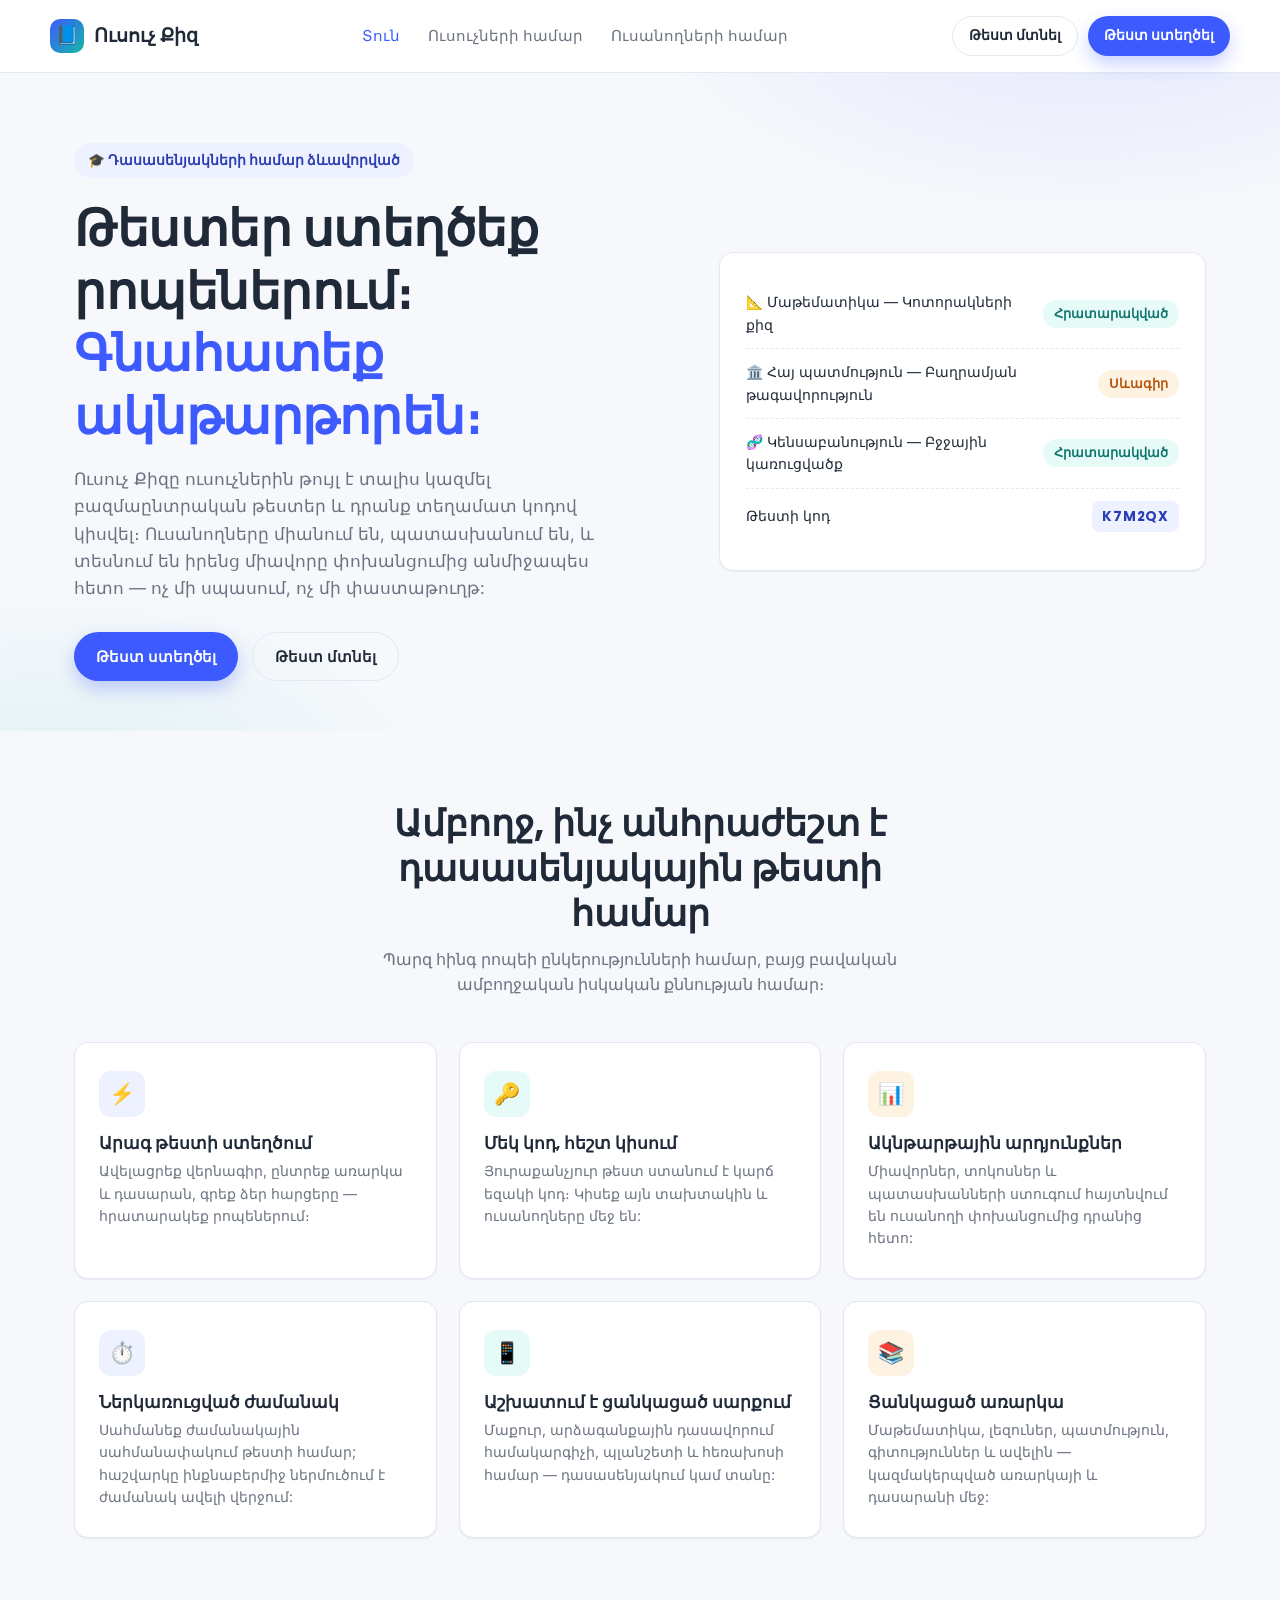
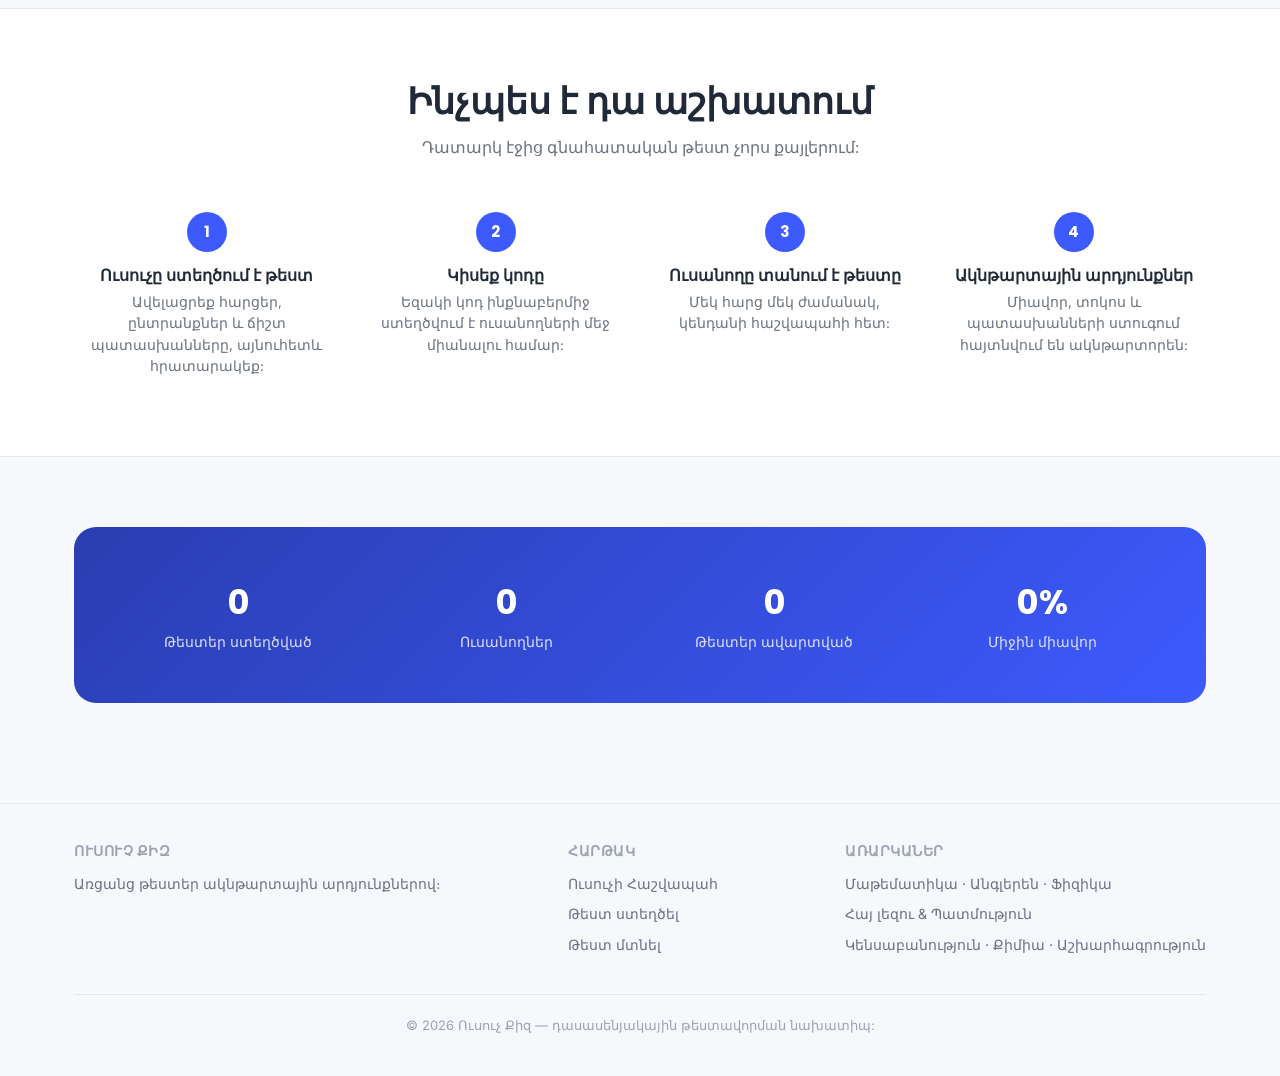
<file: index.html>
<!DOCTYPE html>
<html lang="hy">
<head>
<meta charset="UTF-8">
<meta name="viewport" content="width=device-width, initial-scale=1.0">
<title>Ուսուչ Քիզ — Առցանց թեստեր և ակնթարթային արդյունքներ</title>
<link rel="preconnect" href="https://fonts.googleapis.com">
<link rel="preconnect" href="https://fonts.gstatic.com" crossorigin>
<link href="https://fonts.googleapis.com/css2?family=Inter:wght@400;500;600;700&family=Poppins:wght@600;700&display=swap" rel="stylesheet">
<link rel="stylesheet" href="style.css">
</head>
<body data-page="home">

<header class="navbar">
  <div class="container navbar-inner">
    <a href="index.html" class="brand"><span class="brand-mark">📘</span> Ուսուչ Քիզ</a>
    <ul class="nav-links">
      <li><a href="index.html" class="active">Տուն</a></li>
      <li><a href="teacher.html">Ուսուչների համար</a></li>
      <li><a href="student.html">Ուսանողների համար</a></li>
    </ul>
    <div class="nav-cta">
      <a href="student.html" class="btn btn-outline btn-sm">Թեստ մտնել</a>
      <a href="create-test.html" class="btn btn-primary btn-sm">Թեստ ստեղծել</a>
      <button class="mobile-menu-btn" id="mobile-menu-btn" aria-label="Ցանկ">
        <svg width="24" height="24" viewBox="0 0 24 24" fill="none" stroke="currentColor" stroke-width="2" stroke-linecap="round"><path d="M3 6h18M3 12h18M3 18h18"/></svg>
      </button>
    </div>
  </div>
  <div class="mobile-menu container" id="mobile-menu">
    <a href="teacher.html">Ուսուչների համար</a>
    <a href="student.html">Ուսանողների համար</a>
  </div>
</header>

<main>

  <!-- HERO -->
  <section class="hero">
    <div class="container hero-grid">
      <div>
        <span class="eyebrow">🎓 Դասասենյակների համար ձևավորված</span>
        <h1>Թեստեր ստեղծեք րոպեներում։ <span class="accent">Գնահատեք ակնթարթորեն։</span></h1>
        <p class="lead">Ուսուչ Քիզը ուսուչներին թույլ է տալիս կազմել բազմաընտրական թեստեր և դրանք տեղամատ կոդով կիսվել։ Ուսանողները միանում են, պատասխանում են, և տեսնում են իրենց միավորը փոխանցումից անմիջապես հետո — ոչ մի սպասում, ոչ մի փաստաթուղթ:</p>
        <div class="hero-actions">
          <a href="create-test.html" class="btn btn-primary">Թեստ ստեղծել</a>
          <a href="student.html" class="btn btn-outline">Թեստ մտնել</a>
        </div>
      </div>
      <div class="card hero-card">
        <div class="hero-mock-row"><span>📐 Մաթեմատիկա — Կոտորակների քիզ</span><span class="pill pill-teal">Հրատարակված</span></div>
        <div class="hero-mock-row"><span>🏛️ Հայ պատմություն — Բաղրամյան թագավորություն</span><span class="pill pill-amber">Սևագիր</span></div>
        <div class="hero-mock-row"><span>🧬 Կենսաբանություն — Բջջային կառուցվածք</span><span class="pill pill-teal">Հրատարակված</span></div>
        <div class="hero-mock-row"><span>Թեստի կոդ</span><span class="test-code-tag">K7M2QX</span></div>
      </div>
    </div>
  </section>

  <!-- FEATURES -->
  <section id="features">
    <div class="container">
      <div class="section-head">
        <h2>Ամբողջ, ինչ անհրաժեշտ է դասասենյակային թեստի համար</h2>
        <p>Պարզ հինգ րոպեի ընկերությունների համար, բայց բավական ամբողջական իսկական քննության համար։</p>
      </div>
      <div class="grid-3">
        <div class="card feature-card">
          <div class="feature-icon" style="background:var(--primary-light); color:var(--primary-dark);">⚡</div>
          <h3>Արագ թեստի ստեղծում</h3>
          <p>Ավելացրեք վերնագիր, ընտրեք առարկա և դասարան, գրեք ձեր հարցերը — հրատարակեք րոպեներում։</p>
        </div>
        <div class="card feature-card">
          <div class="feature-icon" style="background:var(--teal-light); color:#0F766E;">🔑</div>
          <h3>Մեկ կոդ, հեշտ կիսում</h3>
          <p>Յուրաքանչյուր թեստ ստանում է կարճ եզակի կոդ։ Կիսեք այն տախտակին և ուսանողները մեջ են:</p>
        </div>
        <div class="card feature-card">
          <div class="feature-icon" style="background:var(--amber-light); color:#B45309;">📊</div>
          <h3>Ակնթարթային արդյունքներ</h3>
          <p>Միավորներ, տոկոսներ և պատասխանների ստուգում հայտնվում են ուսանողի փոխանցումից դրանից հետո:</p>
        </div>
        <div class="card feature-card">
          <div class="feature-icon" style="background:var(--primary-light); color:var(--primary-dark);">⏱️</div>
          <h3>Ներկառուցված ժամանակ</h3>
          <p>Սահմանեք ժամանակային սահմանափակում թեստի համար; հաշվարկը ինքնաբերմիջ ներմուծում է ժամանակ ավելի վերջում:</p>
        </div>
        <div class="card feature-card">
          <div class="feature-icon" style="background:var(--teal-light); color:#0F766E;">📱</div>
          <h3>Աշխատում է ցանկացած սարքում</h3>
          <p>Մաքուր, արձագանքային դասավորում համակարգիչի, պլանշետի և հեռախոսի համար — դասասենյակում կամ տանը:</p>
        </div>
        <div class="card feature-card">
          <div class="feature-icon" style="background:var(--amber-light); color:#B45309;">📚</div>
          <h3>Ցանկացած առարկա</h3>
          <p>Մաթեմատիկա, լեզուներ, պատմություն, գիտություններ և ավելին — կազմակերպված առարկայի և դասարանի մեջ:</p>
        </div>
      </div>
    </div>
  </section>

  <!-- HOW IT WORKS -->
  <section style="background:var(--surface); border-top:1px solid var(--border); border-bottom:1px solid var(--border);">
    <div class="container">
      <div class="section-head">
        <h2>Ինչպես է դա աշխատում</h2>
        <p>Դատարկ էջից գնահատական թեստ չորս քայլերում:</p>
      </div>
      <div class="steps-row">
        <div class="step-card">
          <div class="step-num">1</div>
          <h3>Ուսուչը ստեղծում է թեստ</h3>
          <p>Ավելացրեք հարցեր, ընտրանքներ և ճիշտ պատասխանները, այնուհետև հրատարակեք:</p>
        </div>
        <div class="step-card">
          <div class="step-num">2</div>
          <h3>Կիսեք կոդը</h3>
          <p>Եզակի կոդ ինքնաբերմիջ ստեղծվում է ուսանողների մեջ միանալու համար:</p>
        </div>
        <div class="step-card">
          <div class="step-num">3</div>
          <h3>Ուսանողը տանում է թեստը</h3>
          <p>Մեկ հարց մեկ ժամանակ, կենդանի հաշվապահի հետ:</p>
        </div>
        <div class="step-card">
          <div class="step-num">4</div>
          <h3>Ակնթարտային արդյունքներ</h3>
          <p>Միավոր, տոկոս և պատասխանների ստուգում հայտնվում են ակնթարտորեն:</p>
        </div>
      </div>
    </div>
  </section>

  <!-- STATS -->
  <section>
    <div class="container">
      <div class="stats-band">
        <div class="stats-grid">
          <div><b id="stat-tests">0</b><span>Թեստեր ստեղծված</span></div>
          <div><b id="stat-students">0</b><span>Ուսանողներ</span></div>
          <div><b id="stat-submissions">0</b><span>Թեստեր ավարտված</span></div>
          <div><b id="stat-avg">0%</b><span>Միջին միավոր</span></div>
        </div>
      </div>
    </div>
  </section>

</main>

<footer>
  <div class="container">
    <div class="footer-grid">
      <div class="footer-col">
        <h4>Ուսուչ Քիզ</h4>
        <span>Առցանց թեստեր ակնթարտային արդյունքներով։</span>
      </div>
      <div class="footer-col">
        <h4>Հարթակ</h4>
        <a href="teacher.html">Ուսուչի Հաշվապահ</a>
        <a href="create-test.html">Թեստ ստեղծել</a>
        <a href="student.html">Թեստ մտնել</a>
      </div>
      <div class="footer-col">
        <h4>Առարկաներ</h4>
        <span>Մաթեմատիկա · Անգլերեն · Ֆիզիկա</span>
        <span>Հայ լեզու & Պատմություն</span>
        <span>Կենսաբանություն · Քիմիա · Աշխարհագրություն</span>
      </div>
    </div>
    <div class="footer-bottom">© 2026 Ուսուչ Քիզ — դասասենյակային թեստավորման նախատիպ:</div>
  </div>
</footer>

<script src="script.js"></script>
</body>
</html>
</file>
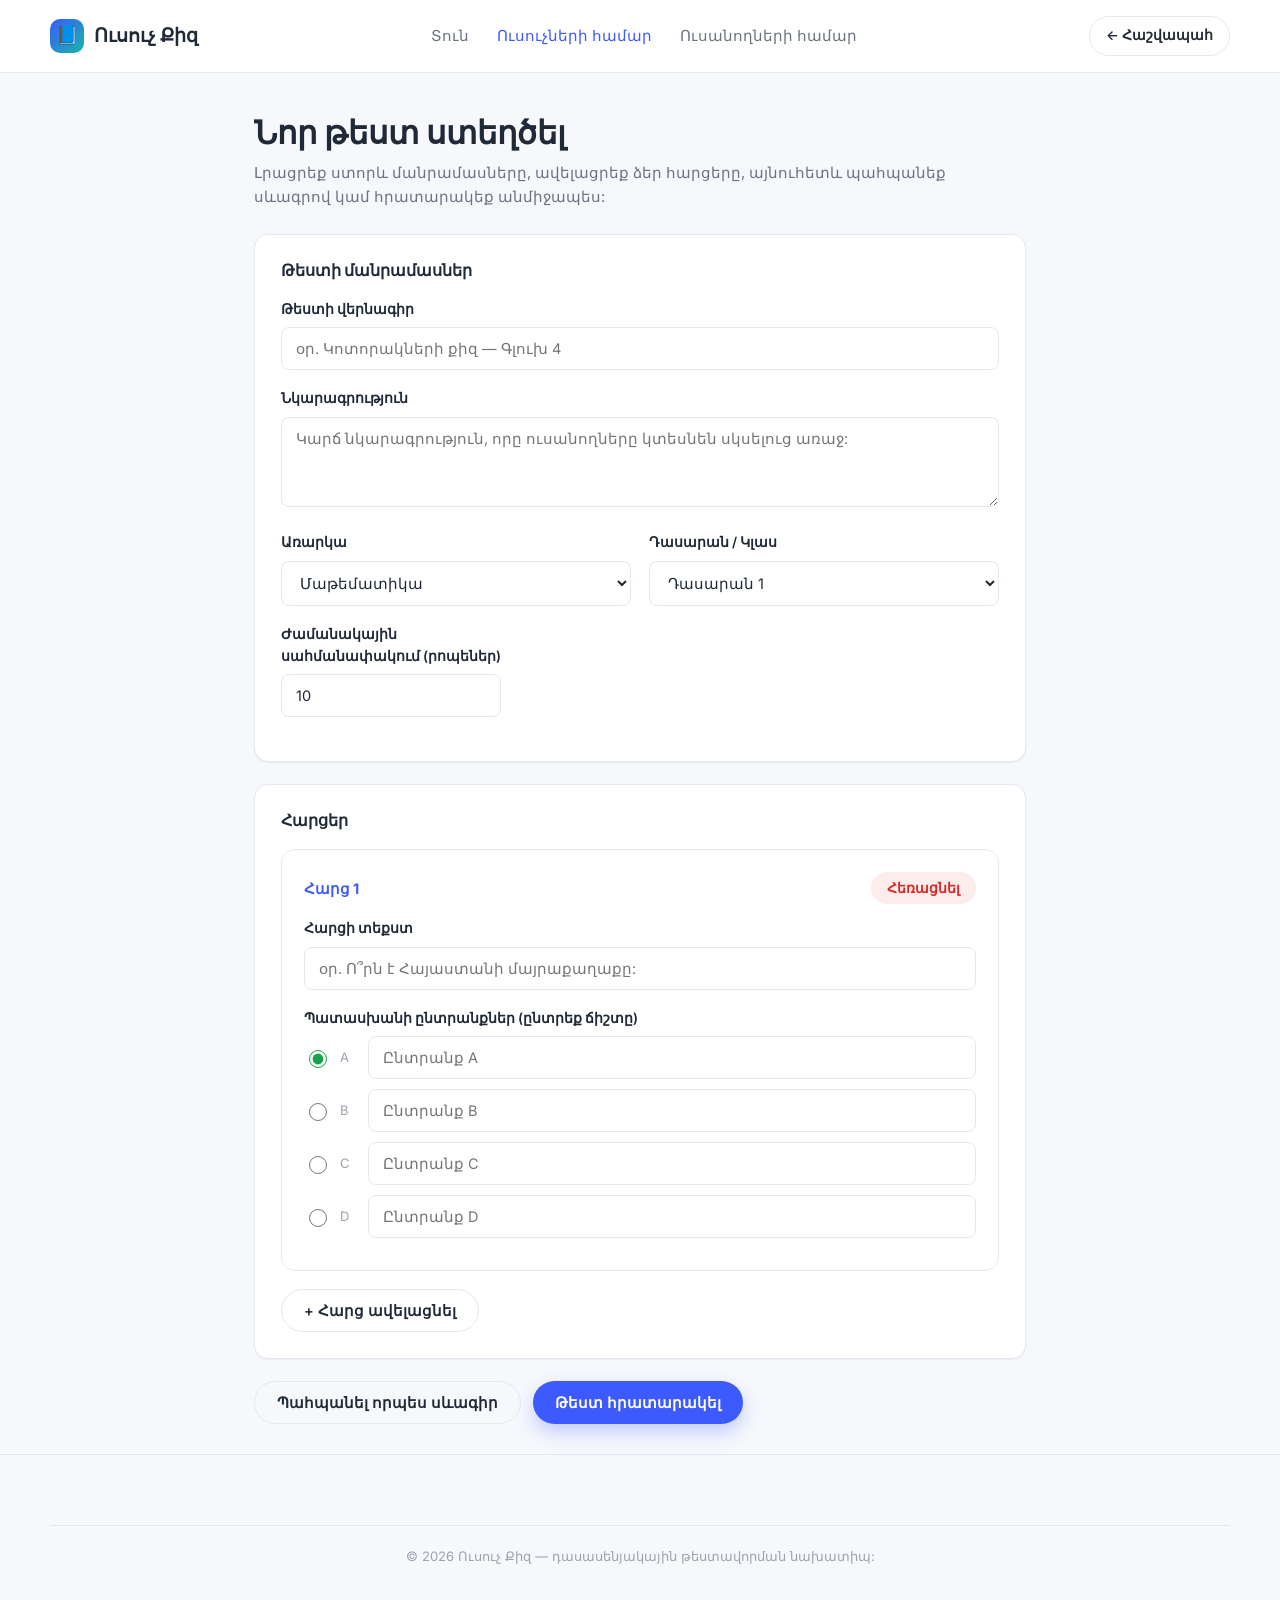
<file: index (2).html>
<!DOCTYPE html>
<html lang="hy">
<head>
<meta charset="UTF-8">
<meta name="viewport" content="width=device-width, initial-scale=1.0">
<title>Թեստ ստեղծել — Ուսուչ Քիզ</title>
<link rel="preconnect" href="https://fonts.googleapis.com">
<link rel="preconnect" href="https://fonts.gstatic.com" crossorigin>
<link href="https://fonts.googleapis.com/css2?family=Inter:wght@400;500;600;700&family=Poppins:wght@600;700&display=swap" rel="stylesheet">
<link rel="stylesheet" href="style.css">
</head>
<body data-page="create-test">

<header class="navbar">
  <div class="container navbar-inner">
    <a href="index.html" class="brand"><span class="brand-mark">📘</span> Ուսուչ Քիզ</a>
    <ul class="nav-links">
      <li><a href="index.html">Տուն</a></li>
      <li><a href="teacher.html" class="active">Ուսուչների համար</a></li>
      <li><a href="student.html">Ուսանողների համար</a></li>
    </ul>
    <div class="nav-cta">
      <a href="teacher.html" class="btn btn-outline btn-sm">← Հաշվապահ</a>
      <button class="mobile-menu-btn" id="mobile-menu-btn" aria-label="Ցանկ">
        <svg width="24" height="24" viewBox="0 0 24 24" fill="none" stroke="currentColor" stroke-width="2" stroke-linecap="round"><path d="M3 6h18M3 12h18M3 18h18"/></svg>
      </button>
    </div>
  </div>
  <div class="mobile-menu container" id="mobile-menu">
    <a href="index.html">Տուն</a>
    <a href="teacher.html">Ուսուչի Հաշվապահ</a>
    <a href="student.html">Ուսանողների համար</a>
  </div>
</header>

<main>
  <div class="container" style="max-width:820px;">

    <div class="page-header">
      <h1 id="page-title">Նոր թեստ ստեղծել</h1>
      <p>Լրացրեք ստորև մանրամասները, ավելացրեք ձեր հարցերը, այնուհետև պահպանեք սևագրով կամ հրատարակեք անմիջապես:</p>
    </div>

    <div id="form-error" class="error-banner"></div>
    <div id="form-success" class="success-banner"></div>

    <div class="card card-pad" style="margin-bottom:22px;">
      <h2 style="font-size:16px; margin-bottom:18px;">Թեստի մանրամասներ</h2>
      <div class="field">
        <label>Թեստի վերնագիր</label>
        <input type="text" id="field-title" placeholder="օր. Կոտորակների քիզ — Գլուխ 4">
      </div>
      <div class="field">
        <label>Նկարագրություն</label>
        <textarea id="field-description" placeholder="Կարճ նկարագրություն, որը ուսանողները կտեսնեն սկսելուց առաջ:"></textarea>
      </div>
      <div class="row-2">
        <div class="field">
          <label>Առարկա</label>
          <select id="field-subject"></select>
        </div>
        <div class="field">
          <label>Դասարան / Կլաս</label>
          <select id="field-grade"></select>
        </div>
      </div>
      <div class="field" style="max-width:220px;">
        <label>Ժամանակային սահմանափակում (րոպեներ)</label>
        <input type="number" id="field-time-limit" value="10" min="1">
      </div>
    </div>

    <div class="card card-pad" style="margin-bottom:22px;">
      <h2 style="font-size:16px; margin-bottom:18px;">Հարցեր</h2>
      <div id="questions-container"></div>
      <button type="button" class="btn btn-outline" id="add-question-btn">+ Հարց ավելացնել</button>
    </div>

    <div style="display:flex; gap:12px; flex-wrap:wrap;">
      <button type="button" class="btn btn-outline" id="save-draft-btn">Պահպանել որպես սևագիր</button>
      <button type="button" class="btn btn-primary" id="publish-btn">Թեստ հրատարակել</button>
    </div>

  </div>
</main>

<footer>
  <div class="container footer-bottom">© 2026 Ուսուչ Քիզ — դասասենյակային թեստավորման նախատիպ:</div>
</footer>

<script src="script.js"></script>
</body>
</html>
</file>
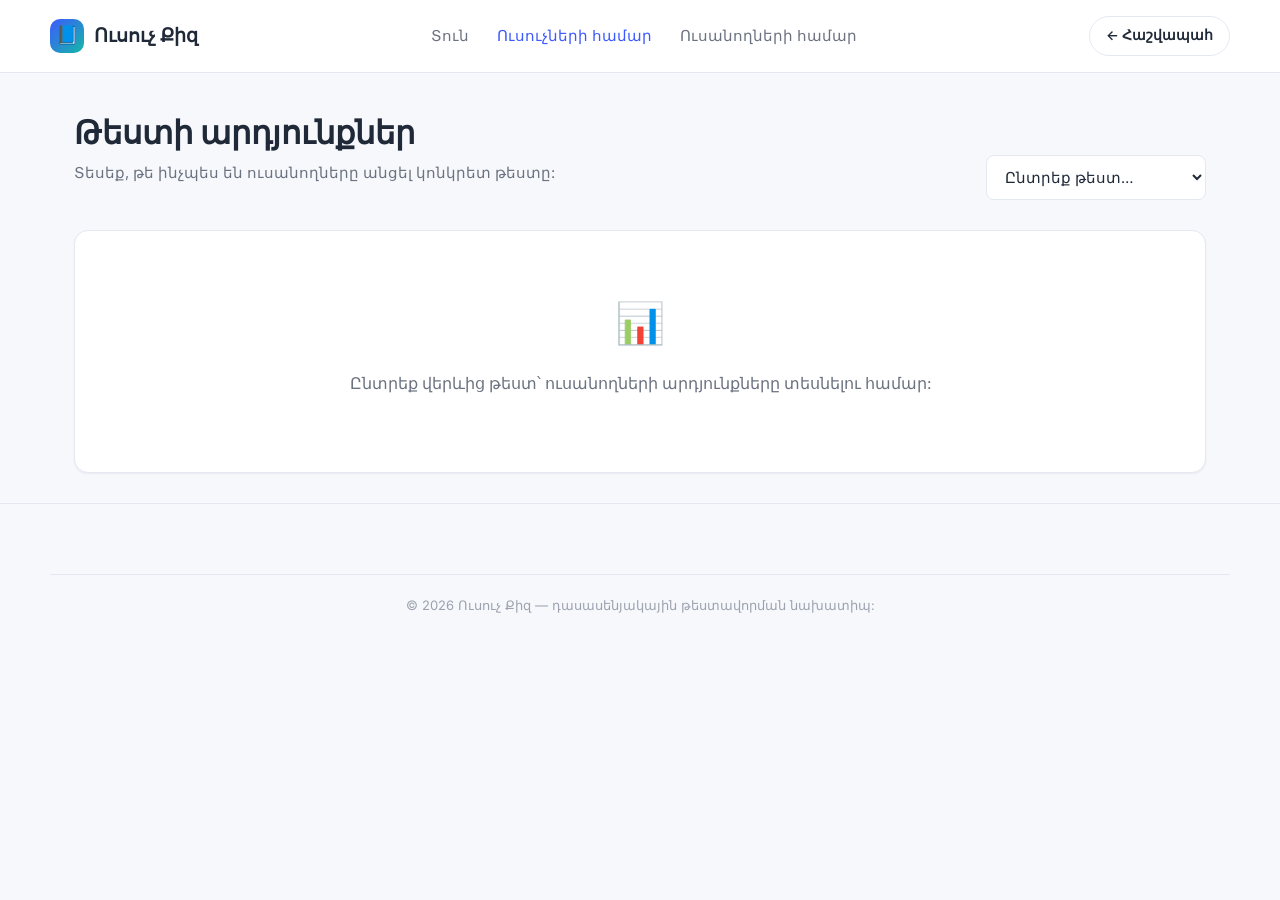
<file: index (3).html>
<!DOCTYPE html>
<html lang="hy">
<head>
<meta charset="UTF-8">
<meta name="viewport" content="width=device-width, initial-scale=1.0">
<title>Թեստի արդյունքներ — Ուսուչ Քիզ</title>
<link rel="preconnect" href="https://fonts.googleapis.com">
<link rel="preconnect" href="https://fonts.gstatic.com" crossorigin>
<link href="https://fonts.googleapis.com/css2?family=Inter:wght@400;500;600;700&family=Poppins:wght@600;700&display=swap" rel="stylesheet">
<link rel="stylesheet" href="style.css">
</head>
<body data-page="dashboard">

<header class="navbar">
  <div class="container navbar-inner">
    <a href="index.html" class="brand"><span class="brand-mark">📘</span> Ուսուչ Քիզ</a>
    <ul class="nav-links">
      <li><a href="index.html">Տուն</a></li>
      <li><a href="teacher.html" class="active">Ուսուչների համար</a></li>
      <li><a href="student.html">Ուսանողների համար</a></li>
    </ul>
    <div class="nav-cta">
      <a href="teacher.html" class="btn btn-outline btn-sm">← Հաշվապահ</a>
      <button class="mobile-menu-btn" id="mobile-menu-btn" aria-label="Ցանկ">
        <svg width="24" height="24" viewBox="0 0 24 24" fill="none" stroke="currentColor" stroke-width="2" stroke-linecap="round"><path d="M3 6h18M3 12h18M3 18h18"/></svg>
      </button>
    </div>
  </div>
  <div class="mobile-menu container" id="mobile-menu">
    <a href="index.html">Տուն</a>
    <a href="teacher.html">Ուսուչի Հաշվապահ</a>
    <a href="student.html">Ուսանողների համար</a>
  </div>
</header>

<main>
  <div class="container">

    <div class="page-header">
      <div class="page-header-row">
        <div>
          <h1>Թեստի արդյունքներ</h1>
          <p>Տեսեք, թե ինչպես են ուսանողները անցել կոնկրետ թեստը:</p>
        </div>
        <select id="test-select" class="select-inline"></select>
      </div>
    </div>

    <div id="dashboard-content" style="margin-top:20px;"></div>

  </div>
</main>

<footer>
  <div class="container footer-bottom">© 2026 Ուսուչ Քիզ — դասասենյակային թեստավորման նախատիպ:</div>
</footer>

<script src="script.js"></script>
</body>
</html>
</file>
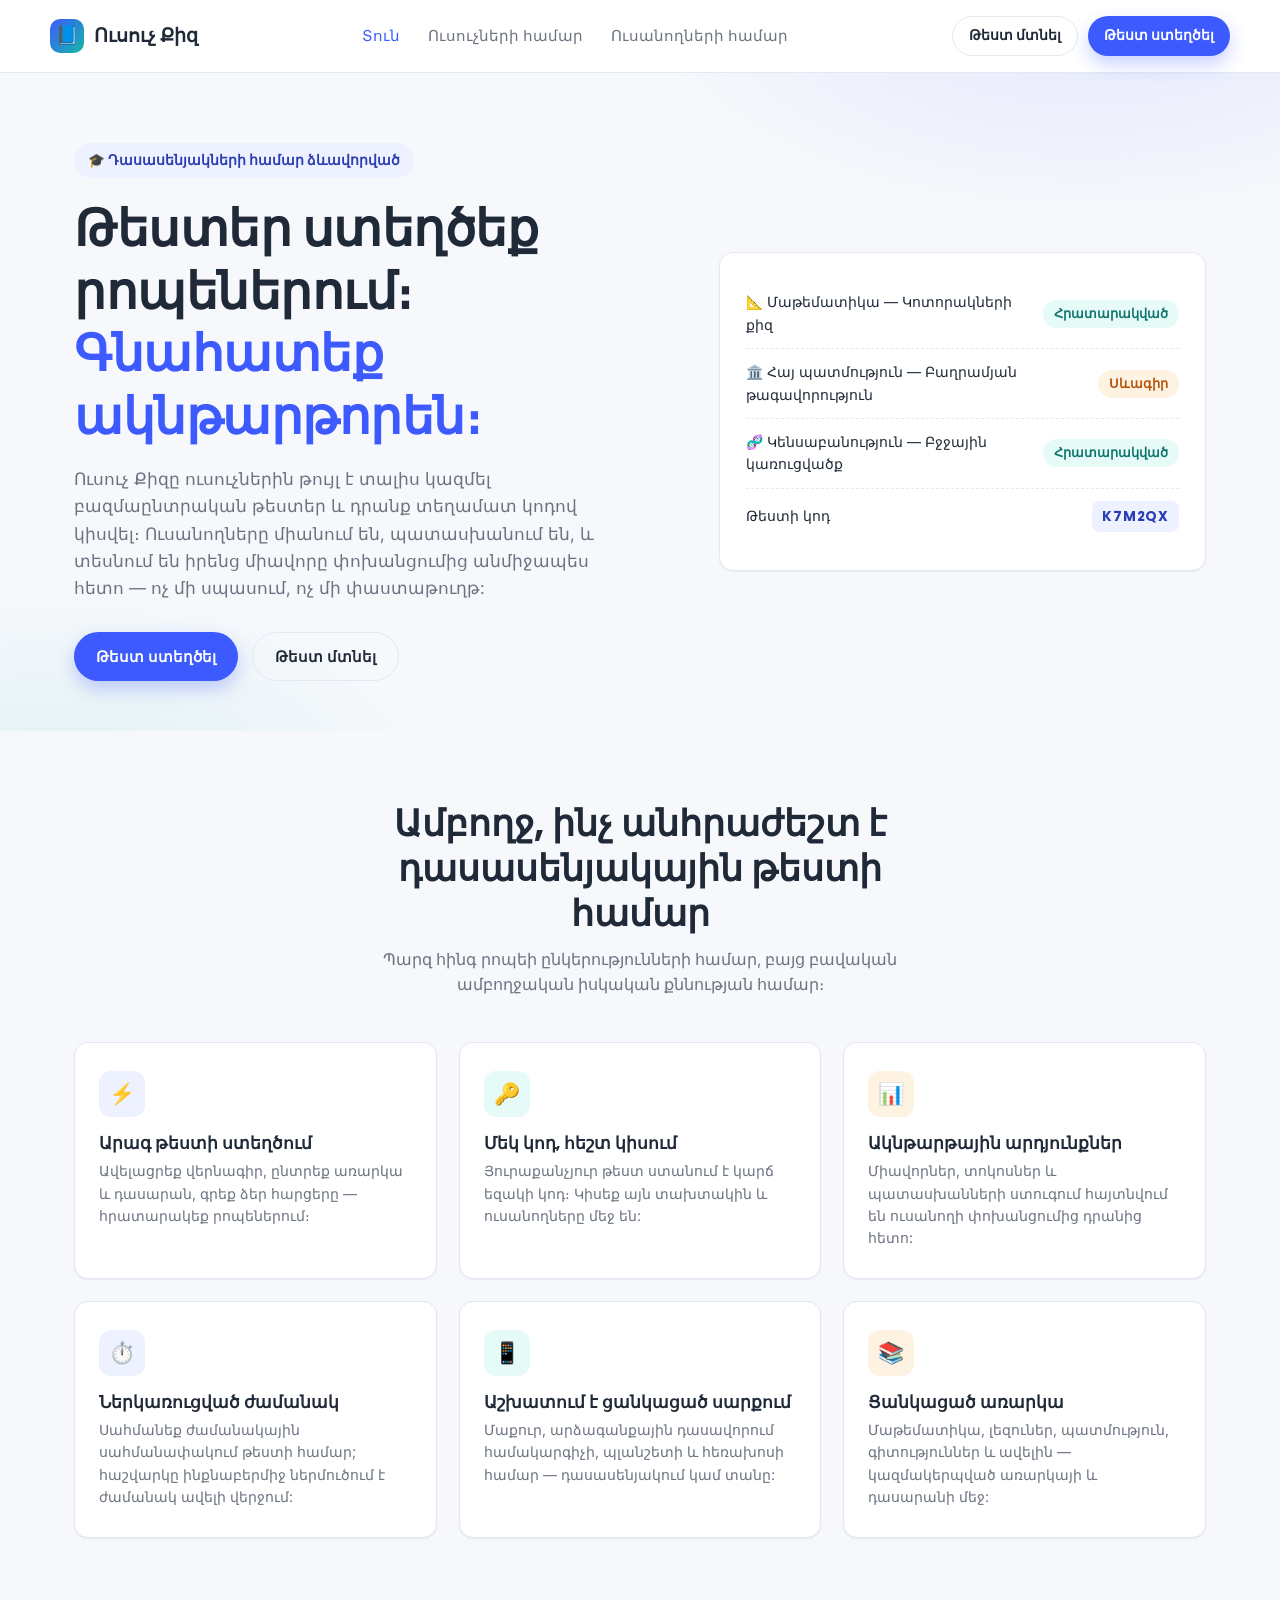
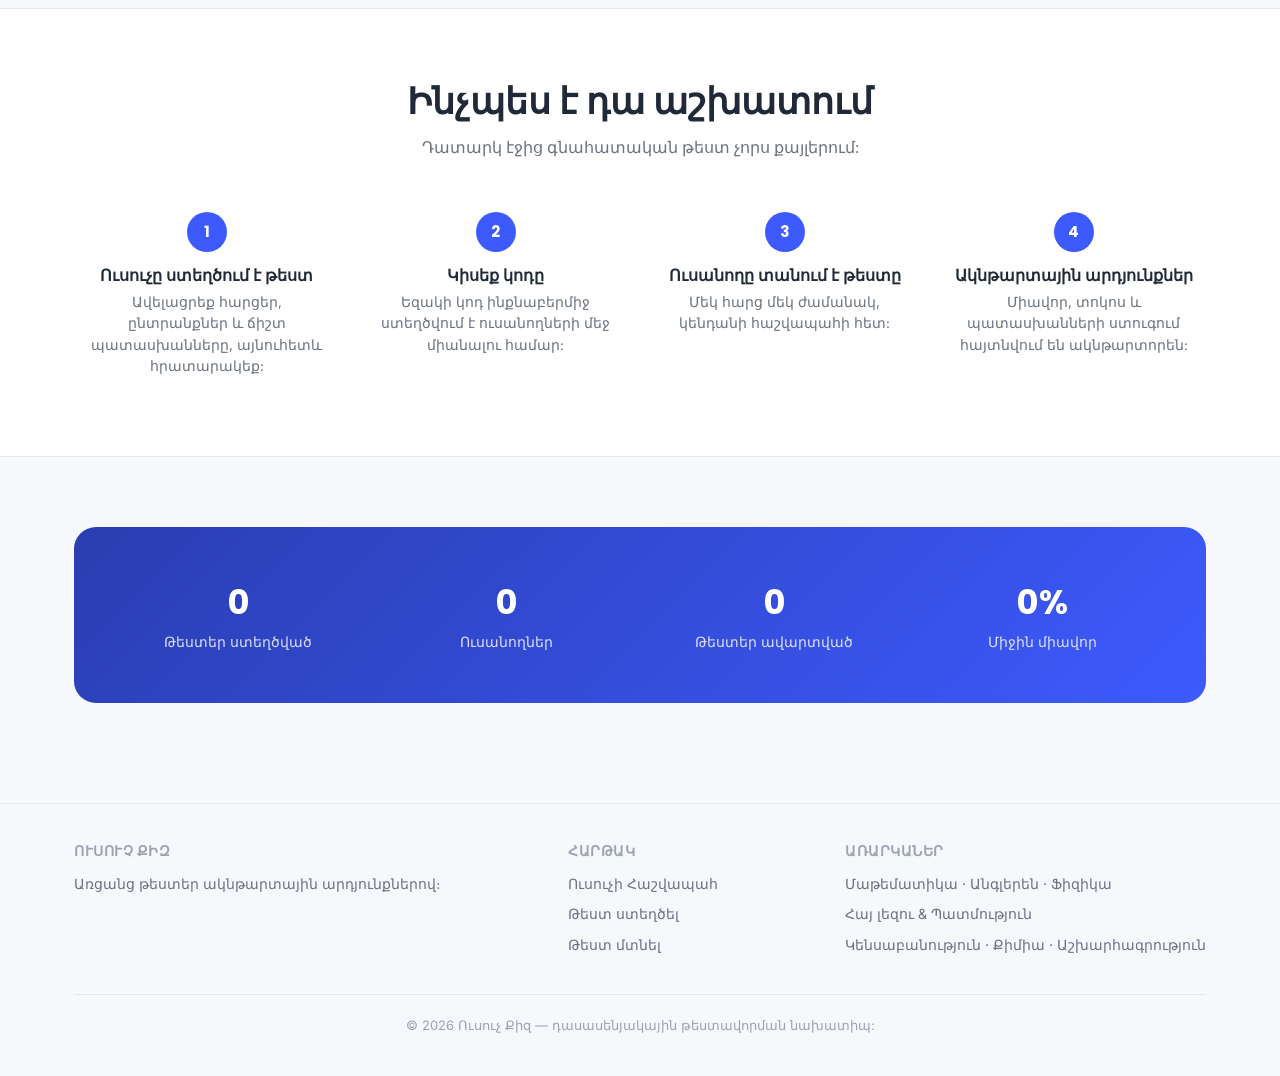
<file: index (4).html>
<!DOCTYPE html>
<html lang="hy">
<head>
<meta charset="UTF-8">
<meta name="viewport" content="width=device-width, initial-scale=1.0">
<title>Ձեր արդյունքները — Ուսուչ Քիզ</title>
<link rel="preconnect" href="https://fonts.googleapis.com">
<link rel="preconnect" href="https://fonts.gstatic.com" crossorigin>
<link href="https://fonts.googleapis.com/css2?family=Inter:wght@400;500;600;700&family=Poppins:wght@600;700&display=swap" rel="stylesheet">
<link rel="stylesheet" href="style.css">
</head>
<body data-page="results">

<header class="navbar">
  <div class="container navbar-inner">
    <a href="index.html" class="brand"><span class="brand-mark">📘</span> Ուսուչ Քիզ</a>
    <a href="index.html" class="btn btn-outline btn-sm">Տուն</a>
  </div>
</header>

<main>
  <div class="results-wrap">
    <div class="score-ring" id="score-ring" style="--pct:0;">
      <div class="score-ring-inner">
        <b id="result-percentage">0%</b>
        <span>Միավոր</span>
      </div>
    </div>

    <h1 id="result-test-title" style="font-size:22px;">Թեստ</h1>
    <p class="result-meta">Հիանալի աշխատանք, <strong id="result-student-name">Ուսանող</strong>!</p>

    <div class="result-stats">
      <div class="card result-stat"><b id="result-correct" style="color:var(--success);">0</b><span>Ճիշտ</span></div>
      <div class="card result-stat"><b id="result-incorrect" style="color:var(--danger);">0</b><span>Սխալ</span></div>
      <div class="card result-stat"><b id="result-time">0:00</b><span>Ծախսված ժամանակ</span></div>
    </div>

    <div class="result-actions">
      <button type="button" class="btn btn-outline" id="review-toggle-btn">Պատասխանները ստուգել</button>
      <a href="index.html" class="btn btn-primary">Վերադառնալ տուն</a>
    </div>

    <div id="review-list" class="review-list"></div>
  </div>
</main>

<script src="script.js"></script>
</body>
</html>
</file>
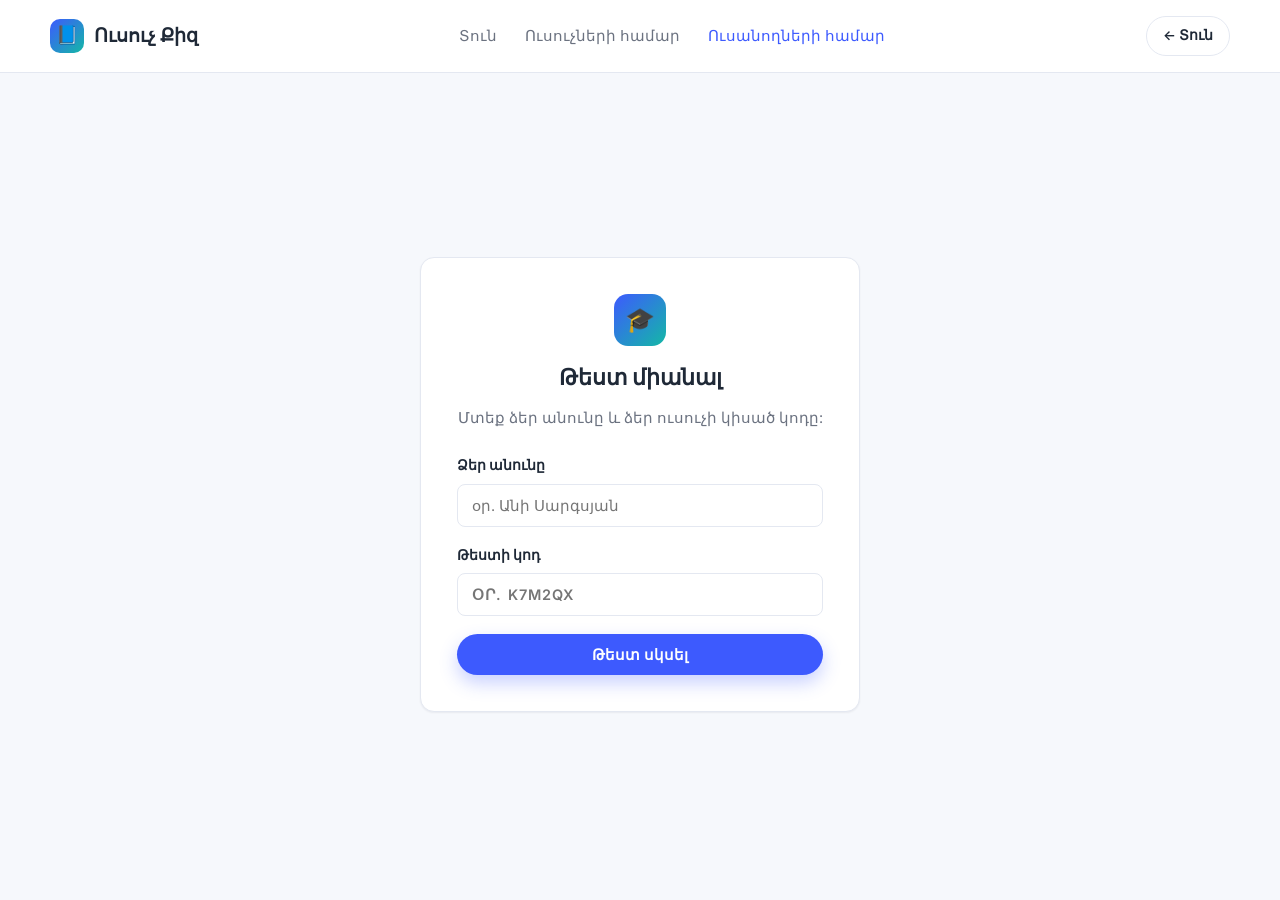
<file: index (5).html>
<!DOCTYPE html>
<html lang="hy">
<head>
<meta charset="UTF-8">
<meta name="viewport" content="width=device-width, initial-scale=1.0">
<title>Թեստ մտնել — Ուսուչ Քիզ</title>
<link rel="preconnect" href="https://fonts.googleapis.com">
<link rel="preconnect" href="https://fonts.gstatic.com" crossorigin>
<link href="https://fonts.googleapis.com/css2?family=Inter:wght@400;500;600;700&family=Poppins:wght@600;700&display=swap" rel="stylesheet">
<link rel="stylesheet" href="style.css">
</head>
<body data-page="student">

<header class="navbar">
  <div class="container navbar-inner">
    <a href="index.html" class="brand"><span class="brand-mark">📘</span> Ուսուչ Քիզ</a>
    <ul class="nav-links">
      <li><a href="index.html">Տուն</a></li>
      <li><a href="teacher.html">Ուսուչների համար</a></li>
      <li><a href="student.html" class="active">Ուսանողների համար</a></li>
    </ul>
    <div class="nav-cta">
      <a href="index.html" class="btn btn-outline btn-sm">← Տուն</a>
    </div>
  </div>
</header>

<main>
  <div class="entry-wrap">
    <div class="card entry-card">
      <div class="brand-mark" style="width:52px;height:52px;font-size:24px;border-radius:14px;">🎓</div>
      <h1>Թեստ միանալ</h1>
      <p class="sub">Մտեք ձեր անունը և ձեր ուսուչի կիսած կոդը:</p>

      <div id="entry-error" class="error-banner"></div>

      <form id="entry-form">
        <div class="field">
          <label>Ձեր անունը</label>
          <input type="text" id="field-student-name" placeholder="օր. Անի Սարգսյան" autocomplete="name">
        </div>
        <div class="field">
          <label>Թեստի կոդ</label>
          <input type="text" id="field-test-code" placeholder="օր. K7M2QX" style="text-transform:uppercase; letter-spacing:0.08em; font-weight:600;">
        </div>
        <button type="submit" class="btn btn-primary btn-block">Թեստ սկսել</button>
      </form>
    </div>
  </div>
</main>

<script src="script.js"></script>
</body>
</html>
</file>
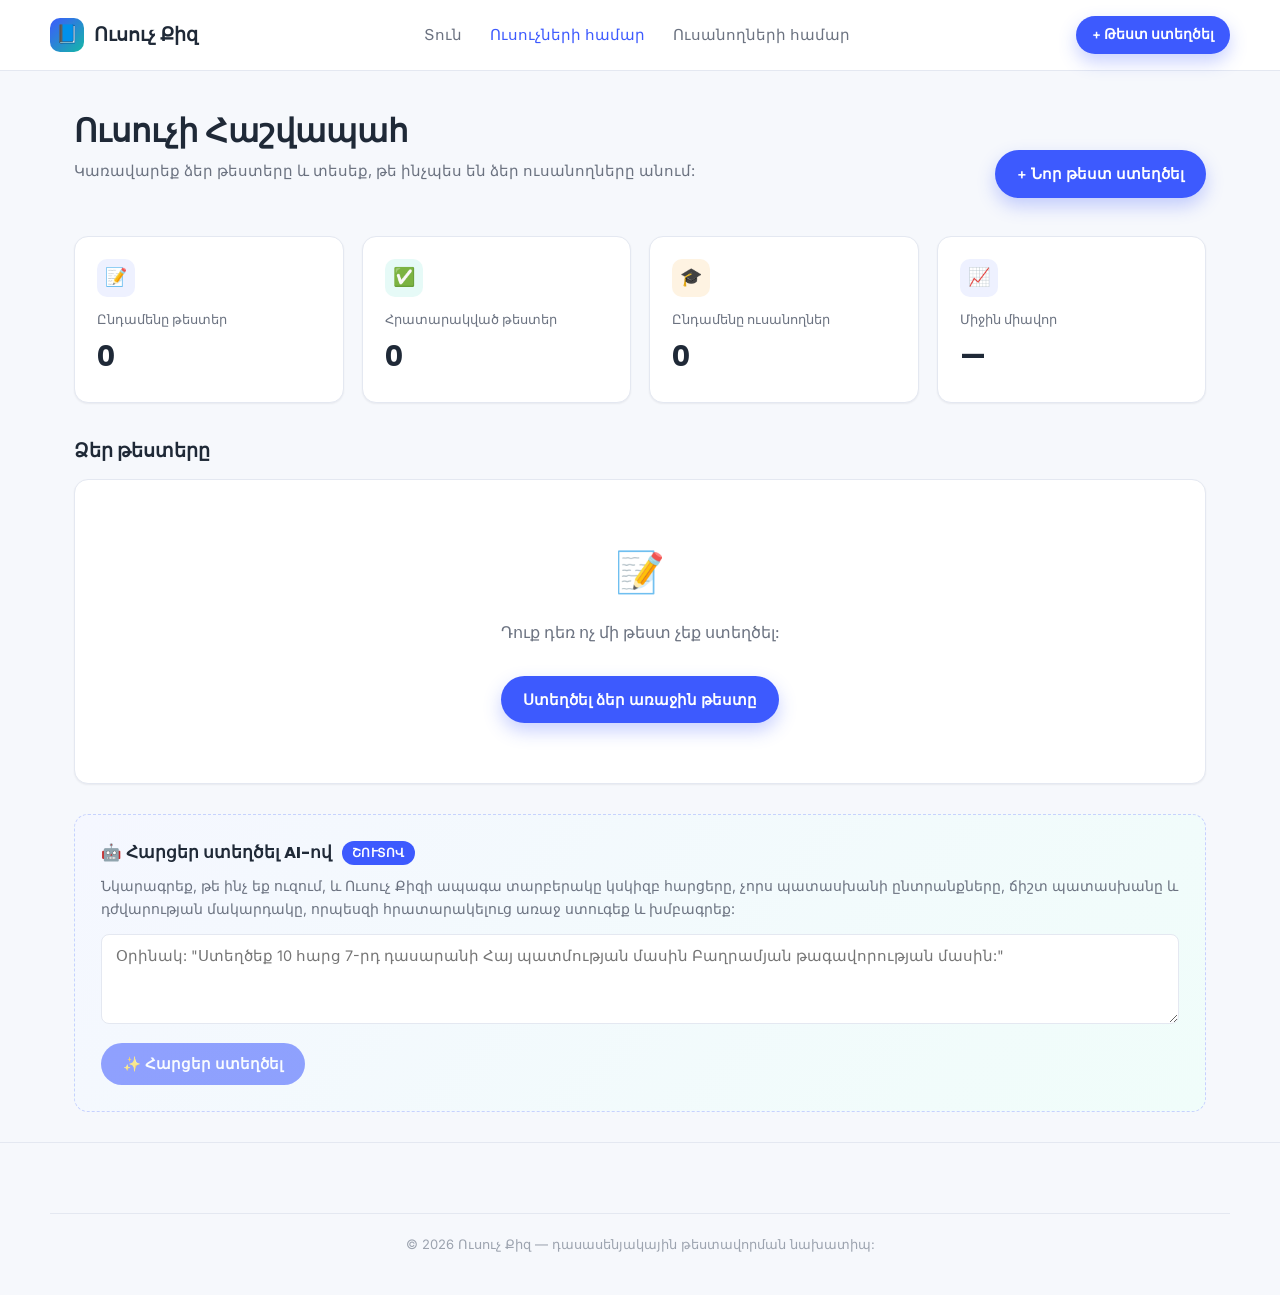
<file: index (6).html>
<!DOCTYPE html>
<html lang="hy">
<head>
<meta charset="UTF-8">
<meta name="viewport" content="width=device-width, initial-scale=1.0">
<title>Ուսուչի Հաշվապահ — Ուսուչ Քիզ</title>
<link rel="preconnect" href="https://fonts.googleapis.com">
<link rel="preconnect" href="https://fonts.gstatic.com" crossorigin>
<link href="https://fonts.googleapis.com/css2?family=Inter:wght@400;500;600;700&family=Poppins:wght@600;700&display=swap" rel="stylesheet">
<link rel="stylesheet" href="style.css">
</head>
<body data-page="teacher">

<header class="navbar">
  <div class="container navbar-inner">
    <a href="index.html" class="brand"><span class="brand-mark">📘</span> Ուսուչ Քիզ</a>
    <ul class="nav-links">
      <li><a href="index.html">Տուն</a></li>
      <li><a href="teacher.html" class="active">Ուսուչների համար</a></li>
      <li><a href="student.html">Ուսանողների համար</a></li>
    </ul>
    <div class="nav-cta">
      <a href="create-test.html" class="btn btn-primary btn-sm">+ Թեստ ստեղծել</a>
      <button class="mobile-menu-btn" id="mobile-menu-btn" aria-label="Ցանկ">
        <svg width="24" height="24" viewBox="0 0 24 24" fill="none" stroke="currentColor" stroke-width="2" stroke-linecap="round"><path d="M3 6h18M3 12h18M3 18h18"/></svg>
      </button>
    </div>
  </div>
  <div class="mobile-menu container" id="mobile-menu">
    <a href="index.html">Տուն</a>
    <a href="student.html">Ուսանողների համար</a>
  </div>
</header>

<main>
  <div class="container">

    <div class="page-header">
      <div class="page-header-row">
        <div>
          <h1>Ուսուչի Հաշվապահ</h1>
          <p>Կառավարեք ձեր թեստերը և տեսեք, թե ինչպես են ձեր ուսանողները անում:</p>
        </div>
        <a href="create-test.html" class="btn btn-primary">+ Նոր թեստ ստեղծել</a>
      </div>
    </div>

    <div class="dash-stats">
      <div class="card dash-stat">
        <div class="icon-badge" style="background:var(--primary-light); color:var(--primary-dark);">📝</div>
        <div class="label">Ընդամենը թեստեր</div>
        <div class="value" id="dash-total-tests">0</div>
      </div>
      <div class="card dash-stat">
        <div class="icon-badge" style="background:var(--teal-light); color:#0F766E;">✅</div>
        <div class="label">Հրատարակված թեստեր</div>
        <div class="value" id="dash-published-tests">0</div>
      </div>
      <div class="card dash-stat">
        <div class="icon-badge" style="background:var(--amber-light); color:#B45309;">🎓</div>
        <div class="label">Ընդամենը ուսանողներ</div>
        <div class="value" id="dash-total-students">0</div>
      </div>
      <div class="card dash-stat">
        <div class="icon-badge" style="background:var(--primary-light); color:var(--primary-dark);">📈</div>
        <div class="label">Միջին միավոր</div>
        <div class="value" id="dash-avg-score">—</div>
      </div>
    </div>

    <h2 style="font-size:19px; font-weight:700; margin-bottom:16px;">Ձեր թեստերը</h2>
    <div class="test-list" id="test-list"></div>

    <!-- AI FEATURE CONCEPT — clearly marked as a future capability, not yet functional -->
    <div class="ai-panel">
      <div class="ai-panel-head">
        <h3>🤖 Հարցեր ստեղծել AI-ով</h3>
        <span class="coming-soon-badge">Շուտով</span>
      </div>
      <p>Նկարագրեք, թե ինչ եք ուզում, և Ուսուչ Քիզի ապագա տարբերակը կսկիզբ հարցերը, չորս պատասխանի ընտրանքները, ճիշտ պատասխանը և դժվարության մակարդակը, որպեսզի հրատարակելուց առաջ ստուգեք և խմբագրեք:</p>
      <textarea placeholder='Օրինակ: "Ստեղծեք 10 հարց 7-րդ դասարանի Հայ պատմության մասին Բաղրամյան թագավորության մասին:"' disabled></textarea>
      <button class="btn btn-primary" id="ai-generate-btn" disabled title="Այս հատկությունը պլանավորված է ապագա տարբերակի համար">✨ Հարցեր ստեղծել</button>
    </div>

  </div>
</main>

<footer>
  <div class="container footer-bottom">© 2026 Ուսուչ Քիզ — դասասենյակային թեստավորման նախատիպ:</div>
</footer>

<script src="script.js"></script>
</body>
</html>
</file>
<file: style.css>
/* =========================================================
   TEACHER QUIZ — style.css
   A single shared stylesheet used by every page.
   Palette: indigo/blue primary, teal secondary, warm amber accent.
   ========================================================= */

:root {
  --primary: #3D5AFE;
  --primary-dark: #2A3EB1;
  --primary-light: #EEF1FF;
  --teal: #14B8A6;
  --teal-light: #E6FAF7;
  --amber: #F59E0B;
  --amber-light: #FEF3E2;
  --success: #16A34A;
  --success-light: #E9F9EF;
  --danger: #DC2626;
  --danger-light: #FDECEC;

  --bg: #F6F8FC;
  --surface: #FFFFFF;
  --border: #E4E8F1;
  --text: #1F2937;
  --text-muted: #6B7280;
  --text-faint: #9CA3AF;

  --radius-sm: 8px;
  --radius: 14px;
  --radius-lg: 22px;
  --shadow-sm: 0 1px 2px rgba(17, 24, 39, 0.06);
  --shadow: 0 8px 24px rgba(31, 41, 55, 0.08);
  --shadow-lg: 0 16px 40px rgba(31, 41, 55, 0.12);
}

* { box-sizing: border-box; }
html { scroll-behavior: smooth; }

body {
  margin: 0;
  background: var(--bg);
  color: var(--text);
  font-family: 'Inter', -apple-system, BlinkMacSystemFont, 'Segoe UI', sans-serif;
  line-height: 1.6;
  -webkit-font-smoothing: antialiased;
}

h1, h2, h3, h4 {
  font-family: 'Poppins', 'Inter', sans-serif;
  margin: 0;
  color: var(--text);
  line-height: 1.25;
}

a { color: inherit; text-decoration: none; }
img { max-width: 100%; }
button { font-family: inherit; }

.container {
  max-width: 1180px;
  margin: 0 auto;
  padding: 0 24px;
}

/* ---------- Navbar ---------- */
.navbar {
  position: sticky;
  top: 0;
  z-index: 40;
  background: rgba(255, 255, 255, 0.92);
  backdrop-filter: blur(8px);
  border-bottom: 1px solid var(--border);
}
.navbar-inner {
  display: flex;
  align-items: center;
  justify-content: space-between;
  padding: 16px 0;
}
.brand {
  display: flex;
  align-items: center;
  gap: 10px;
  font-family: 'Poppins', sans-serif;
  font-weight: 700;
  font-size: 19px;
  color: var(--text);
}
.brand-mark {
  width: 34px; height: 34px;
  border-radius: 10px;
  background: linear-gradient(135deg, var(--primary), var(--teal));
  display: flex; align-items: center; justify-content: center;
  color: #fff;
  font-size: 18px;
}
.nav-links {
  display: flex;
  gap: 28px;
  list-style: none;
  margin: 0; padding: 0;
  font-size: 14.5px;
  font-weight: 500;
  color: var(--text-muted);
}
.nav-links a:hover { color: var(--primary); }
.nav-links a.active { color: var(--primary); }
.nav-cta { display: flex; gap: 10px; }

.mobile-menu-btn { display: none; background: none; border: none; cursor: pointer; padding: 6px; }
@media (max-width: 760px) {
  .nav-links { display: none; }
  .mobile-menu-btn { display: block; }
}
.mobile-menu {
  display: none;
  flex-direction: column;
  border-top: 1px solid var(--border);
  padding: 8px 0 16px;
}
.mobile-menu.open { display: flex; }
.mobile-menu a {
  padding: 12px 4px;
  border-bottom: 1px solid var(--border);
  font-size: 14.5px;
  font-weight: 500;
  color: var(--text-muted);
}

/* ---------- Buttons ---------- */
.btn {
  display: inline-flex;
  align-items: center;
  justify-content: center;
  gap: 8px;
  padding: 12px 22px;
  border-radius: 999px;
  font-weight: 600;
  font-size: 14.5px;
  border: none;
  cursor: pointer;
  transition: transform .15s ease, box-shadow .15s ease, background .15s ease;
  white-space: nowrap;
}
.btn-primary {
  background: var(--primary);
  color: #fff;
  box-shadow: 0 8px 18px rgba(61, 90, 254, 0.28);
}
.btn-primary:hover { background: var(--primary-dark); transform: translateY(-1px); }
.btn-secondary {
  background: var(--teal-light);
  color: #0F766E;
}
.btn-secondary:hover { background: #CFF5EF; }
.btn-outline {
  background: transparent;
  border: 1.5px solid var(--border);
  color: var(--text);
}
.btn-outline:hover { border-color: var(--primary); color: var(--primary); }
.btn-danger { background: var(--danger-light); color: var(--danger); }
.btn-danger:hover { background: #FBDADA; }
.btn-sm { padding: 8px 16px; font-size: 13.5px; }
.btn-block { width: 100%; }
.btn:disabled { opacity: .55; cursor: not-allowed; transform: none !important; box-shadow: none !important; }

/* ---------- Cards ---------- */
.card {
  background: var(--surface);
  border: 1px solid var(--border);
  border-radius: var(--radius);
  box-shadow: var(--shadow-sm);
}
.card-pad { padding: 26px; }

/* ---------- Hero (Home) ---------- */
.hero {
  padding: 70px 0 50px;
  background:
    radial-gradient(680px 320px at 85% -10%, rgba(61,90,254,0.10), transparent 65%),
    radial-gradient(600px 320px at 5% 110%, rgba(20,184,166,0.10), transparent 65%);
}
.hero-grid {
  display: grid;
  grid-template-columns: 1.1fr 0.9fr;
  gap: 50px;
  align-items: center;
}
@media (max-width: 900px) { .hero-grid { grid-template-columns: 1fr; } }
.eyebrow {
  display: inline-flex;
  align-items: center;
  gap: 8px;
  background: var(--primary-light);
  color: var(--primary-dark);
  font-size: 13.5px;
  font-weight: 600;
  padding: 7px 14px;
  border-radius: 999px;
  margin-bottom: 20px;
}
.hero h1 {
  font-size: clamp(32px, 4.6vw, 50px);
  font-weight: 700;
  letter-spacing: -0.01em;
}
.hero h1 .accent { color: var(--primary); }
.hero p.lead {
  margin-top: 18px;
  font-size: 17px;
  color: var(--text-muted);
  max-width: 48ch;
}
.hero-actions { display: flex; gap: 14px; margin-top: 30px; flex-wrap: wrap; }

.hero-card {
  padding: 26px;
}
.hero-mock-row {
  display: flex; align-items: center; justify-content: space-between;
  padding: 12px 0; border-bottom: 1px dashed var(--border);
  font-size: 14px;
}
.hero-mock-row:last-child { border-bottom: none; }
.pill {
  padding: 4px 11px; border-radius: 999px; font-size: 12.5px; font-weight: 600;
}
.pill-teal { background: var(--teal-light); color: #0F766E; }
.pill-amber { background: var(--amber-light); color: #B45309; }

/* ---------- Sections ---------- */
section { padding: 70px 0; }
.section-head { text-align: center; max-width: 620px; margin: 0 auto 44px; }
.section-head h2 { font-size: clamp(26px, 3.2vw, 36px); font-weight: 700; }
.section-head p { color: var(--text-muted); margin-top: 12px; font-size: 15.5px; }

.grid-3 { display: grid; grid-template-columns: repeat(3, 1fr); gap: 22px; }
.grid-4 { display: grid; grid-template-columns: repeat(4, 1fr); gap: 22px; }
@media (max-width: 900px) { .grid-3, .grid-4 { grid-template-columns: repeat(2, 1fr); } }
@media (max-width: 560px) { .grid-3, .grid-4 { grid-template-columns: 1fr; } }

.feature-card {
  padding: 28px 24px;
  text-align: left;
}
.feature-icon {
  width: 46px; height: 46px;
  border-radius: 12px;
  display: flex; align-items: center; justify-content: center;
  font-size: 21px;
  margin-bottom: 16px;
}
.feature-card h3 { font-size: 17px; font-weight: 600; margin-bottom: 6px; }
.feature-card p { font-size: 14px; color: var(--text-muted); margin: 0; }

.steps-row { display: grid; grid-template-columns: repeat(4, 1fr); gap: 24px; }
@media (max-width: 860px) { .steps-row { grid-template-columns: repeat(2, 1fr); } }
@media (max-width: 520px) { .steps-row { grid-template-columns: 1fr; } }
.step-card { text-align: center; padding: 8px; }
.step-num {
  width: 40px; height: 40px; margin: 0 auto 14px;
  border-radius: 50%;
  background: var(--primary);
  color: #fff;
  display: flex; align-items: center; justify-content: center;
  font-family: 'Poppins', sans-serif;
  font-weight: 700;
  font-size: 15px;
}
.step-card h3 { font-size: 15.5px; font-weight: 600; margin-bottom: 6px; }
.step-card p { font-size: 13.5px; color: var(--text-muted); margin: 0; }

.stats-band {
  background: linear-gradient(135deg, var(--primary-dark), var(--primary));
  border-radius: var(--radius-lg);
  padding: 48px 40px;
  color: #fff;
}
.stats-grid { display: grid; grid-template-columns: repeat(4, 1fr); gap: 20px; text-align: center; }
@media (max-width: 700px) { .stats-grid { grid-template-columns: repeat(2, 1fr); } }
.stats-grid b { display: block; font-family: 'Poppins', sans-serif; font-size: 34px; font-weight: 700; }
.stats-grid span { font-size: 13.5px; opacity: .82; }

footer {
  border-top: 1px solid var(--border);
  padding: 40px 0;
  margin-top: 30px;
}
.footer-grid {
  display: flex; justify-content: space-between; gap: 30px; flex-wrap: wrap;
}
.footer-col h4 { font-size: 13.5px; text-transform: uppercase; letter-spacing: .04em; color: var(--text-faint); margin-bottom: 12px; }
.footer-col a, .footer-col span { display: block; font-size: 14px; color: var(--text-muted); margin-bottom: 8px; }
.footer-bottom { text-align: center; font-size: 13px; color: var(--text-faint); margin-top: 30px; padding-top: 20px; border-top: 1px solid var(--border); }

/* ---------- Forms ---------- */
label { display: block; font-size: 13.5px; font-weight: 600; color: var(--text); margin-bottom: 7px; }
.field { margin-bottom: 18px; }
.field small.hint { display: block; color: var(--text-faint); font-size: 12.5px; margin-top: 5px; }
input[type="text"], input[type="number"], input[type="email"], textarea, select {
  width: 100%;
  padding: 12px 14px;
  border-radius: var(--radius-sm);
  border: 1.5px solid var(--border);
  background: var(--surface);
  color: var(--text);
  font-size: 14.5px;
  font-family: inherit;
}
textarea { min-height: 90px; resize: vertical; }
input:focus, textarea:focus, select:focus {
  outline: none;
  border-color: var(--primary);
  box-shadow: 0 0 0 3px rgba(61,90,254,0.14);
}
.row-2 { display: grid; grid-template-columns: 1fr 1fr; gap: 18px; }
@media (max-width: 640px) { .row-2 { grid-template-columns: 1fr; } }

.error-banner {
  background: var(--danger-light);
  color: #991B1B;
  border: 1px solid #F3C6C6;
  padding: 12px 16px;
  border-radius: var(--radius-sm);
  font-size: 14px;
  margin-bottom: 16px;
  display: none;
}
.error-banner.show { display: block; }
.success-banner {
  background: var(--success-light);
  color: #14532D;
  border: 1px solid #B9E7C9;
  padding: 18px 20px;
  border-radius: var(--radius-sm);
  font-size: 14.5px;
  margin-bottom: 18px;
  display: none;
}
.success-banner.show { display: block; }
.success-code {
  display: inline-block;
  font-family: 'Poppins', sans-serif;
  font-weight: 700;
  letter-spacing: .08em;
  background: #fff;
  border: 1.5px dashed var(--success);
  color: var(--success);
  padding: 6px 14px;
  border-radius: 8px;
  margin: 8px 0;
  font-size: 17px;
}

/* ---------- Page header (inner pages) ---------- */
.page-header {
  padding: 40px 0 10px;
}
.page-header h1 { font-size: clamp(24px, 3vw, 32px); font-weight: 700; }
.page-header p { color: var(--text-muted); margin-top: 8px; font-size: 15px; }
.page-header-row { display: flex; justify-content: space-between; align-items: flex-end; gap: 20px; flex-wrap: wrap; }

/* ---------- Dashboard stat cards ---------- */
.dash-stats { display: grid; grid-template-columns: repeat(4, 1fr); gap: 18px; margin: 28px 0 36px; }
@media (max-width: 860px) { .dash-stats { grid-template-columns: repeat(2, 1fr); } }
.dash-stat { padding: 22px; }
.dash-stat .label { font-size: 13px; color: var(--text-muted); font-weight: 500; }
.dash-stat .value { font-family: 'Poppins', sans-serif; font-size: 28px; font-weight: 700; margin-top: 6px; }
.dash-stat .icon-badge {
  width: 38px; height: 38px; border-radius: 10px;
  display: flex; align-items: center; justify-content: center;
  font-size: 18px; margin-bottom: 12px;
}

/* ---------- Test list / table ---------- */
.test-list { display: flex; flex-direction: column; gap: 14px; }
.test-row {
  display: flex; align-items: center; justify-content: space-between;
  gap: 16px; padding: 20px 22px; flex-wrap: wrap;
}
.test-row-main { display: flex; flex-direction: column; gap: 4px; min-width: 220px; }
.test-row-main .title { font-weight: 600; font-size: 15.5px; }
.test-row-main .meta { font-size: 13px; color: var(--text-muted); }
.badge {
  font-size: 12px; font-weight: 600; padding: 4px 10px; border-radius: 999px;
}
.badge-published { background: var(--success-light); color: #166534; }
.badge-draft { background: #F1F5F9; color: #475569; }
.test-row-actions { display: flex; gap: 8px; flex-wrap: wrap; }
.test-code-tag {
  font-family: 'Poppins', sans-serif;
  font-weight: 700;
  letter-spacing: .06em;
  font-size: 13.5px;
  background: var(--primary-light);
  color: var(--primary-dark);
  padding: 5px 10px;
  border-radius: 8px;
}
.empty-state {
  text-align: center;
  padding: 60px 20px;
  color: var(--text-muted);
}
.empty-state .emoji { font-size: 40px; margin-bottom: 12px; }

/* ---------- AI Panel (concept / coming soon) ---------- */
.ai-panel {
  border: 1.5px dashed #C7D2FE;
  background: linear-gradient(135deg, #F5F7FF, #F0FDFA);
  border-radius: var(--radius);
  padding: 26px;
  margin-top: 30px;
}
.ai-panel-head { display: flex; align-items: center; gap: 10px; margin-bottom: 6px; }
.ai-panel-head h3 { font-size: 16.5px; font-weight: 700; }
.coming-soon-badge {
  font-size: 11.5px; font-weight: 700; text-transform: uppercase; letter-spacing: .04em;
  background: var(--primary); color: #fff; padding: 3px 10px; border-radius: 999px;
}
.ai-panel p { font-size: 14px; color: var(--text-muted); margin: 10px 0 14px; }
.ai-panel textarea { margin-bottom: 12px; }

/* ---------- Question builder (Create Test) ---------- */
.question-block {
  border: 1.5px solid var(--border);
  border-radius: var(--radius);
  padding: 22px;
  margin-bottom: 18px;
  background: var(--surface);
}
.question-block-header {
  display: flex; justify-content: space-between; align-items: center; margin-bottom: 14px;
}
.question-block-header span { font-weight: 700; color: var(--primary); font-size: 14.5px; }
.option-row {
  display: flex; align-items: center; gap: 10px; margin-bottom: 10px;
}
.option-row input[type="radio"] { width: 18px; height: 18px; accent-color: var(--success); flex-shrink: 0; }
.option-row input[type="text"] { flex: 1; }
.option-row .opt-label { font-size: 13px; color: var(--text-faint); width: 18px; }

/* ---------- Student entry ---------- */
.entry-wrap {
  min-height: calc(100vh - 76px);
  display: flex; align-items: center; justify-content: center;
  padding: 40px 20px;
}
.entry-card { width: 100%; max-width: 440px; padding: 36px; text-align: center; }
.entry-card .brand-mark { margin: 0 auto 18px; }
.entry-card h1 { font-size: 22px; font-weight: 700; margin-bottom: 8px; }
.entry-card p.sub { color: var(--text-muted); font-size: 14.5px; margin-bottom: 26px; }
.entry-card .field { text-align: left; }

/* ---------- Test-taking page ---------- */
.test-shell { max-width: 760px; margin: 0 auto; padding: 34px 20px 70px; }
.test-top {
  display: flex; justify-content: space-between; align-items: center;
  margin-bottom: 22px; flex-wrap: wrap; gap: 12px;
}
.test-title-block h1 { font-size: 19px; font-weight: 700; }
.test-title-block span { font-size: 13px; color: var(--text-muted); }
.timer {
  display: flex; align-items: center; gap: 8px;
  background: var(--surface); border: 1.5px solid var(--border);
  padding: 10px 18px; border-radius: 999px;
  font-family: 'Poppins', sans-serif; font-weight: 700; font-size: 16px;
}
.timer.low { border-color: var(--danger); color: var(--danger); }

.progress-track {
  height: 7px; border-radius: 999px; background: var(--border); overflow: hidden; margin-bottom: 26px;
}
.progress-fill { height: 100%; background: linear-gradient(90deg, var(--primary), var(--teal)); border-radius: 999px; transition: width .25s ease; }

.q-nav-grid { display: flex; flex-wrap: wrap; gap: 8px; margin-bottom: 24px; }
.q-nav-btn {
  width: 34px; height: 34px; border-radius: 8px;
  border: 1.5px solid var(--border);
  background: var(--surface);
  font-size: 13px; font-weight: 600; cursor: pointer;
  color: var(--text-muted);
}
.q-nav-btn.answered { background: var(--primary-light); border-color: var(--primary); color: var(--primary-dark); }
.q-nav-btn.current { background: var(--primary); border-color: var(--primary); color: #fff; }

.question-card { padding: 30px; margin-bottom: 22px; }
.question-card .q-count { font-size: 13px; font-weight: 600; color: var(--primary); margin-bottom: 10px; }
.question-card h2 { font-size: 20px; font-weight: 600; margin-bottom: 22px; }
.option-choice {
  display: flex; align-items: center; gap: 14px;
  padding: 15px 18px; border-radius: var(--radius-sm);
  border: 1.5px solid var(--border);
  margin-bottom: 12px; cursor: pointer;
  font-size: 15px;
  transition: border-color .12s ease, background .12s ease;
}
.option-choice:hover { border-color: var(--primary); }
.option-choice.selected { border-color: var(--primary); background: var(--primary-light); font-weight: 600; }
.option-letter {
  width: 28px; height: 28px; border-radius: 50%;
  border: 1.5px solid var(--border);
  display: flex; align-items: center; justify-content: center;
  font-size: 13px; font-weight: 700; flex-shrink: 0; color: var(--text-muted);
}
.option-choice.selected .option-letter { background: var(--primary); border-color: var(--primary); color: #fff; }

.test-actions { display: flex; justify-content: space-between; gap: 12px; }

/* ---------- Results page ---------- */
.results-wrap { max-width: 640px; margin: 0 auto; padding: 50px 20px 70px; text-align: center; }
.score-ring {
  width: 168px; height: 168px; border-radius: 50%;
  margin: 0 auto 22px;
  display: flex; align-items: center; justify-content: center;
  background: conic-gradient(var(--primary) calc(var(--pct) * 1%), var(--border) 0);
}
.score-ring-inner {
  width: 132px; height: 132px; border-radius: 50%;
  background: var(--surface);
  display: flex; flex-direction: column; align-items: center; justify-content: center;
}
.score-ring-inner b { font-family: 'Poppins', sans-serif; font-size: 30px; }
.score-ring-inner span { font-size: 12.5px; color: var(--text-muted); }
.result-meta { color: var(--text-muted); font-size: 15px; margin-bottom: 26px; }
.result-stats { display: grid; grid-template-columns: repeat(3, 1fr); gap: 14px; margin: 26px 0; }
.result-stat { padding: 18px; }
.result-stat b { display: block; font-family: 'Poppins', sans-serif; font-size: 22px; }
.result-stat span { font-size: 12.5px; color: var(--text-muted); }
.result-actions { display: flex; gap: 12px; justify-content: center; margin-top: 20px; flex-wrap: wrap; }

.review-list { text-align: left; margin-top: 30px; display: none; }
.review-list.show { display: block; }
.review-item { padding: 20px; margin-bottom: 14px; }
.review-item .q-text { font-weight: 600; margin-bottom: 12px; }
.review-option { display: flex; align-items: center; gap: 10px; padding: 9px 12px; border-radius: 8px; font-size: 14px; margin-bottom: 6px; border: 1.5px solid var(--border); }
.review-option.correct { border-color: var(--success); background: var(--success-light); color: #14532D; }
.review-option.wrong-picked { border-color: var(--danger); background: var(--danger-light); color: #991B1B; }

/* ---------- Test Results Dashboard ---------- */
.results-table-wrap { overflow-x: auto; }
table.results-table { width: 100%; border-collapse: collapse; font-size: 14px; }
table.results-table th {
  text-align: left; padding: 12px 16px; color: var(--text-muted);
  font-weight: 600; font-size: 12.5px; text-transform: uppercase; letter-spacing: .03em;
  border-bottom: 1.5px solid var(--border);
}
table.results-table td { padding: 14px 16px; border-bottom: 1px solid var(--border); }
table.results-table tr:last-child td { border-bottom: none; }

.bar-chart { display: flex; flex-direction: column; gap: 12px; margin: 10px 0 4px; }
.bar-row { display: flex; align-items: center; gap: 12px; }
.bar-row .bar-name { width: 130px; font-size: 13px; color: var(--text-muted); flex-shrink: 0; overflow: hidden; text-overflow: ellipsis; white-space: nowrap; }
.bar-track { flex: 1; height: 14px; background: var(--border); border-radius: 999px; overflow: hidden; }
.bar-fill { height: 100%; border-radius: 999px; }
.bar-row .bar-pct { width: 42px; text-align: right; font-size: 13px; font-weight: 600; flex-shrink: 0; }

.select-inline {
  display: inline-block;
  width: auto;
  min-width: 220px;
}
</file>
